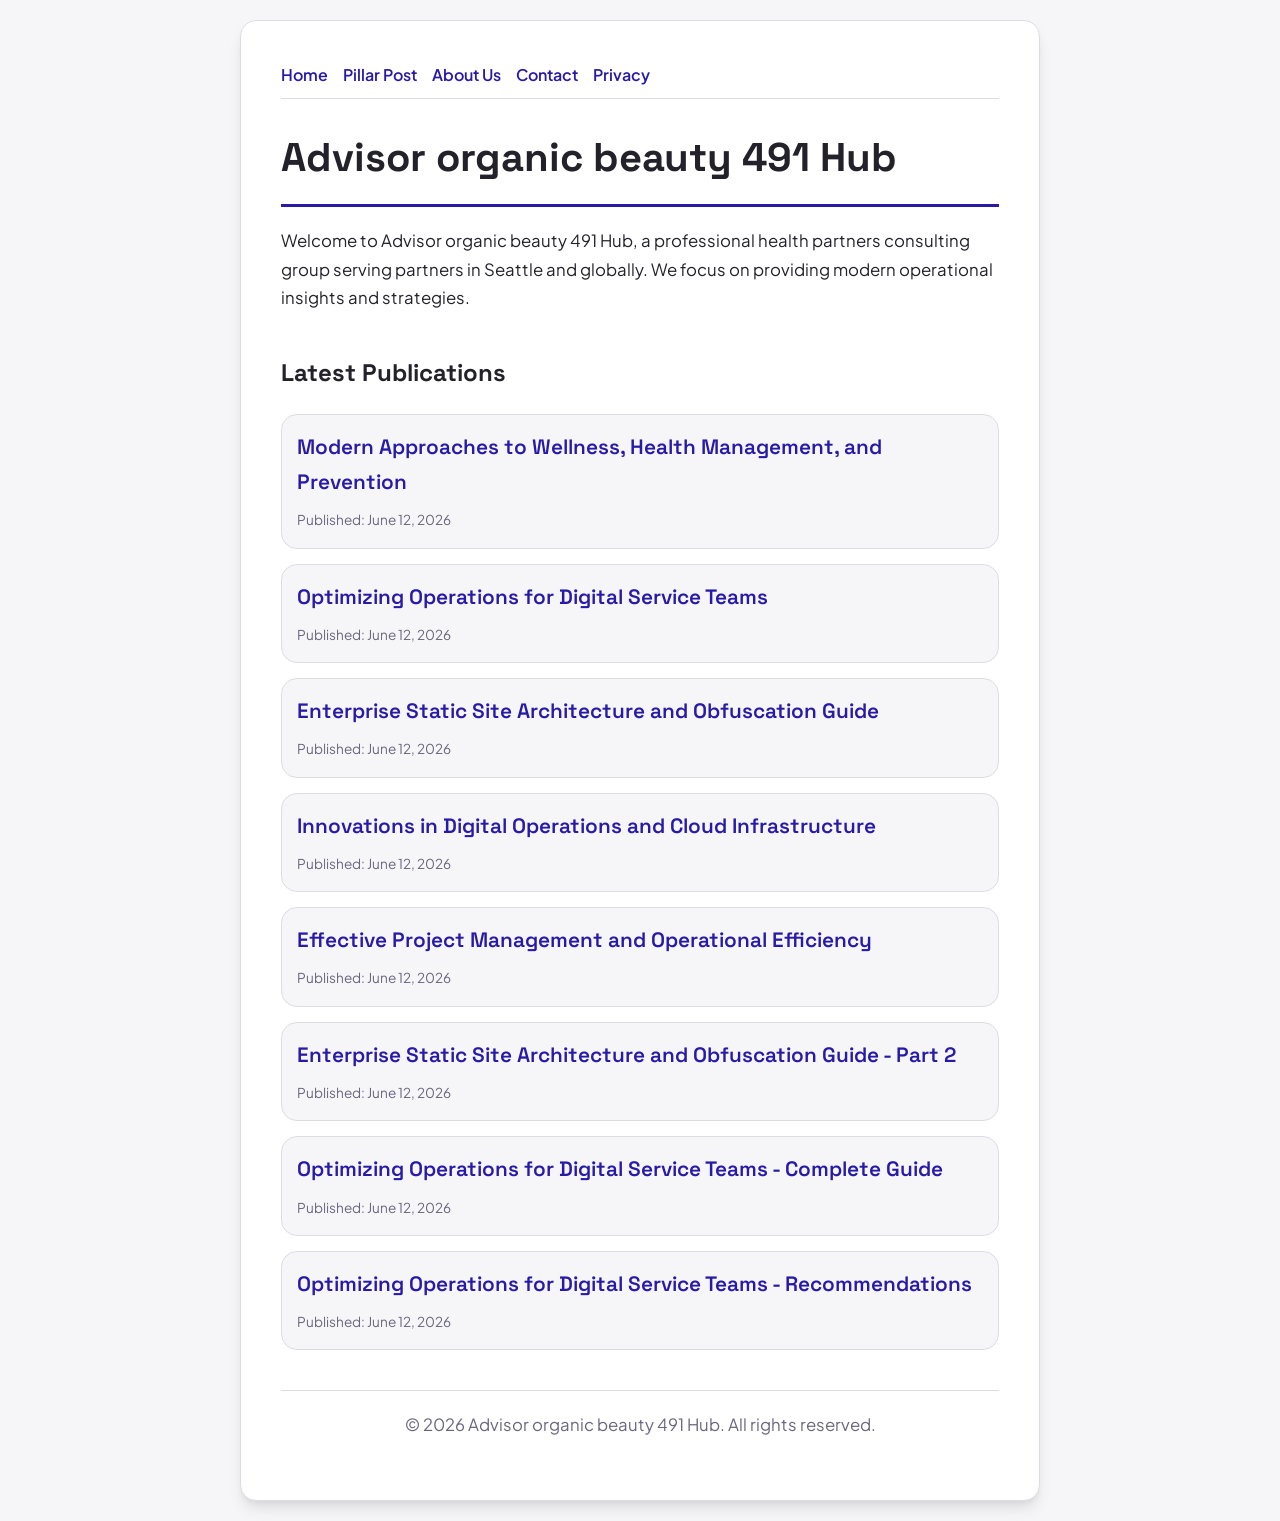
<file: index.html>
<!DOCTYPE html>
<html lang="en">
<head>
    <meta charset="UTF-8">
    <meta name="viewport" content="width=device-width, initial-scale=1.0">
    <title>Advisor organic beauty 491 Hub | Health Partners - Seattle</title>
    <meta name="description" content="Welcome to Advisor organic beauty 491 Hub, a professional health partners consulting group serving partners in Seattle and globally. We focus on providing modern operational insights and strategies.">
    <meta name="geo.region" content="US-WA" />
    <meta name="geo.placename" content="Seattle" />
    <meta name="geo.position" content="47.6062;-122.3321" />
    <meta name="ICBM" content="47.6062, -122.3321" />
    <link rel="stylesheet" href="style.css">
    <script type="application/ld+json">
{
  "@context": "https://schema.org",
  "@type": "LocalBusiness",
  "name": "Advisor organic beauty 491 Hub",
  "url": "https://advisor-organic-beauty-491.github.io",
  "telephone": "+1-206-555-0155",
  "address": {
    "@type": "PostalAddress",
    "addressLocality": "Seattle",
    "addressRegion": "WA",
    "postalCode": "98101",
    "addressCountry": "US"
  },
  "geo": {
    "@type": "GeoCoordinates",
    "latitude": 47.6062,
    "longitude": -122.3321
  }
}
</script>
</head>
<body>
    
        <div class="container" style="max-width: 800px;">
            <nav style="display: flex; gap: 15px; margin-bottom: 25px; border-bottom: 1px solid var(--border-color); padding-bottom: 10px; overflow-x: auto; flex-wrap: wrap;">
            <a href="index.html">Home</a>
            <a href="modern-approaches-to-wellness-health-management-and-prevention.html">Pillar Post</a>
            <a href="about.html">About Us</a>
            <a href="contact.html">Contact</a>
            <a href="privacy.html">Privacy</a>
        </nav>
            <h1>Advisor organic beauty 491 Hub</h1>
            <p>Welcome to Advisor organic beauty 491 Hub, a professional health partners consulting group serving partners in Seattle and globally. We focus on providing modern operational insights and strategies.</p>
            <h2 style="margin-top: 40px;">Latest Publications</h2>
            <ul style="list-style-type: none; padding-left: 0;">
                <li style="background: var(--bg-color); padding: 15px; border-radius: var(--border-radius); border: 1px solid var(--border-color); margin-bottom: 15px;">
                <h3 style="margin-bottom: 5px; font-size: 1.3rem;"><a href="modern-approaches-to-wellness-health-management-and-prevention.html">Modern Approaches to Wellness, Health Management, and Prevention</a></h3>
                <span style="font-size:0.85rem; color: var(--muted-text)">Published: June 12, 2026</span>
            </li>
<li style="background: var(--bg-color); padding: 15px; border-radius: var(--border-radius); border: 1px solid var(--border-color); margin-bottom: 15px;">
                <h3 style="margin-bottom: 5px; font-size: 1.3rem;"><a href="optimizing-operations-for-digital-service-teams.html">Optimizing Operations for Digital Service Teams</a></h3>
                <span style="font-size:0.85rem; color: var(--muted-text)">Published: June 12, 2026</span>
            </li>
<li style="background: var(--bg-color); padding: 15px; border-radius: var(--border-radius); border: 1px solid var(--border-color); margin-bottom: 15px;">
                <h3 style="margin-bottom: 5px; font-size: 1.3rem;"><a href="enterprise-static-site-architecture-and-obfuscation-guide.html">Enterprise Static Site Architecture and Obfuscation Guide</a></h3>
                <span style="font-size:0.85rem; color: var(--muted-text)">Published: June 12, 2026</span>
            </li>
<li style="background: var(--bg-color); padding: 15px; border-radius: var(--border-radius); border: 1px solid var(--border-color); margin-bottom: 15px;">
                <h3 style="margin-bottom: 5px; font-size: 1.3rem;"><a href="innovations-in-digital-operations-and-cloud-infrastructure.html">Innovations in Digital Operations and Cloud Infrastructure</a></h3>
                <span style="font-size:0.85rem; color: var(--muted-text)">Published: June 12, 2026</span>
            </li>
<li style="background: var(--bg-color); padding: 15px; border-radius: var(--border-radius); border: 1px solid var(--border-color); margin-bottom: 15px;">
                <h3 style="margin-bottom: 5px; font-size: 1.3rem;"><a href="effective-project-management-and-operational-efficiency.html">Effective Project Management and Operational Efficiency</a></h3>
                <span style="font-size:0.85rem; color: var(--muted-text)">Published: June 12, 2026</span>
            </li>
<li style="background: var(--bg-color); padding: 15px; border-radius: var(--border-radius); border: 1px solid var(--border-color); margin-bottom: 15px;">
                <h3 style="margin-bottom: 5px; font-size: 1.3rem;"><a href="enterprise-static-site-architecture-and-obfuscation-guide-part-2.html">Enterprise Static Site Architecture and Obfuscation Guide - Part 2</a></h3>
                <span style="font-size:0.85rem; color: var(--muted-text)">Published: June 12, 2026</span>
            </li>
<li style="background: var(--bg-color); padding: 15px; border-radius: var(--border-radius); border: 1px solid var(--border-color); margin-bottom: 15px;">
                <h3 style="margin-bottom: 5px; font-size: 1.3rem;"><a href="optimizing-operations-for-digital-service-teams-complete-guide.html">Optimizing Operations for Digital Service Teams - Complete Guide</a></h3>
                <span style="font-size:0.85rem; color: var(--muted-text)">Published: June 12, 2026</span>
            </li>
<li style="background: var(--bg-color); padding: 15px; border-radius: var(--border-radius); border: 1px solid var(--border-color); margin-bottom: 15px;">
                <h3 style="margin-bottom: 5px; font-size: 1.3rem;"><a href="optimizing-operations-for-digital-service-teams-recommendations.html">Optimizing Operations for Digital Service Teams - Recommendations</a></h3>
                <span style="font-size:0.85rem; color: var(--muted-text)">Published: June 12, 2026</span>
            </li>

            </ul>
            <footer>
                <p>&copy; 2026 Advisor organic beauty 491 Hub. All rights reserved.</p>
            </footer>
        </div>
        
</body>
</html>
</file>
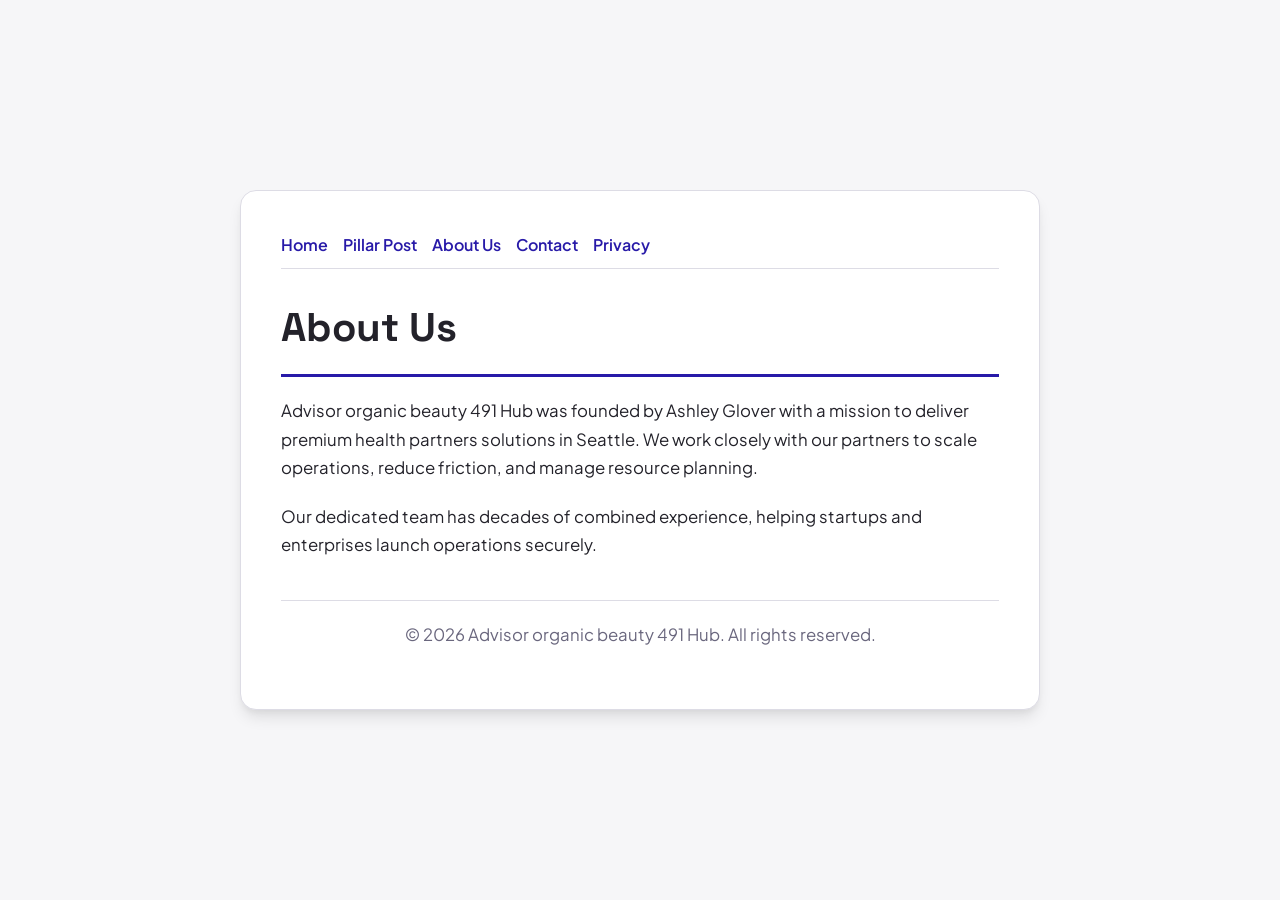
<file: about.html>
<!DOCTYPE html>
<html lang="en">
<head>
    <meta charset="UTF-8">
    <meta name="viewport" content="width=device-width, initial-scale=1.0">
    <title>About Us | Advisor organic beauty 491 Hub</title>
    <meta name="description" content="Advisor organic beauty 491 Hub was founded by Ashley Glover with a mission to deliver premium health partners solutions in Seattle. We work closely with our partners to scale operations, reduce friction, and manage resource planning.">
    <meta name="geo.region" content="US-WA" />
    <meta name="geo.placename" content="Seattle" />
    <meta name="geo.position" content="47.6062;-122.3321" />
    <meta name="ICBM" content="47.6062, -122.3321" />
    <link rel="stylesheet" href="style.css">
</head>
<body>
    
        <div class="container" style="max-width: 800px;">
            <nav style="display: flex; gap: 15px; margin-bottom: 25px; border-bottom: 1px solid var(--border-color); padding-bottom: 10px; overflow-x: auto; flex-wrap: wrap;">
            <a href="index.html">Home</a>
            <a href="modern-approaches-to-wellness-health-management-and-prevention.html">Pillar Post</a>
            <a href="about.html">About Us</a>
            <a href="contact.html">Contact</a>
            <a href="privacy.html">Privacy</a>
        </nav>
            <h1>About Us</h1>
            <p>Advisor organic beauty 491 Hub was founded by Ashley Glover with a mission to deliver premium health partners solutions in Seattle. We work closely with our partners to scale operations, reduce friction, and manage resource planning.</p>
            <p>Our dedicated team has decades of combined experience, helping startups and enterprises launch operations securely.</p>
            <footer>
                <p>&copy; 2026 Advisor organic beauty 491 Hub. All rights reserved.</p>
            </footer>
        </div>
        
</body>
</html>
</file>
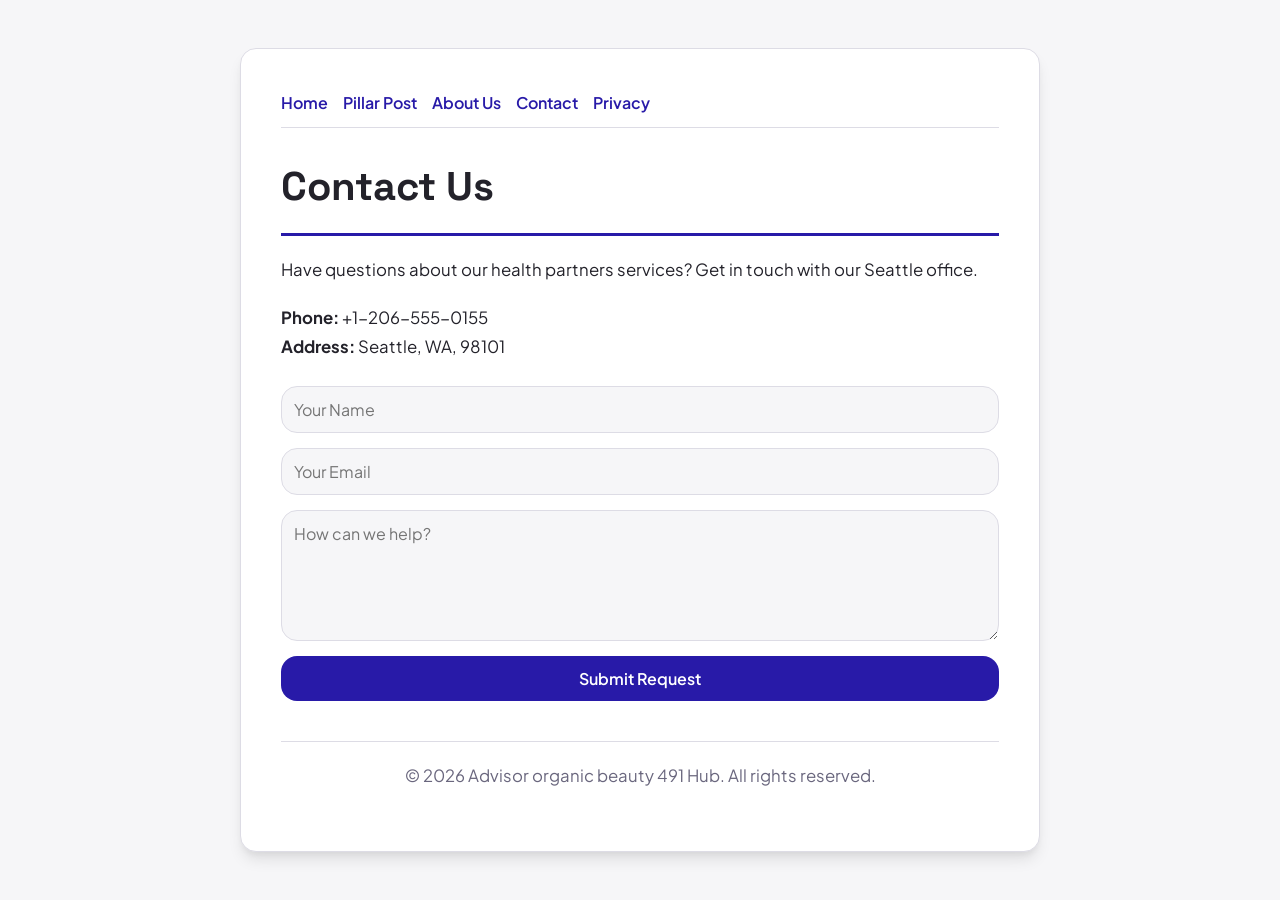
<file: contact.html>
<!DOCTYPE html>
<html lang="en">
<head>
    <meta charset="UTF-8">
    <meta name="viewport" content="width=device-width, initial-scale=1.0">
    <title>Contact Us | Advisor organic beauty 491 Hub</title>
    <meta name="description" content="Have questions about our health partners services? Get in touch with our Seattle office.">
    <meta name="geo.region" content="US-WA" />
    <meta name="geo.placename" content="Seattle" />
    <meta name="geo.position" content="47.6062;-122.3321" />
    <meta name="ICBM" content="47.6062, -122.3321" />
    <link rel="stylesheet" href="style.css">
</head>
<body>
    
        <div class="container" style="max-width: 800px;">
            <nav style="display: flex; gap: 15px; margin-bottom: 25px; border-bottom: 1px solid var(--border-color); padding-bottom: 10px; overflow-x: auto; flex-wrap: wrap;">
            <a href="index.html">Home</a>
            <a href="modern-approaches-to-wellness-health-management-and-prevention.html">Pillar Post</a>
            <a href="about.html">About Us</a>
            <a href="contact.html">Contact</a>
            <a href="privacy.html">Privacy</a>
        </nav>
            <h1>Contact Us</h1>
            <p>Have questions about our health partners services? Get in touch with our Seattle office.</p>
            <p><strong>Phone:</strong> +1-206-555-0155<br><strong>Address:</strong> Seattle, WA, 98101</p>
            <form action="https://formspree.io/f/placeholder" method="POST">
                <input type="text" name="name" placeholder="Your Name" required>
                <input type="email" name="email" placeholder="Your Email" required>
                <textarea name="message" placeholder="How can we help?" rows="5" required></textarea>
                <button type="submit">Submit Request</button>
            </form>
            <footer>
                <p>&copy; 2026 Advisor organic beauty 491 Hub. All rights reserved.</p>
            </footer>
        </div>
        
</body>
</html>
</file>
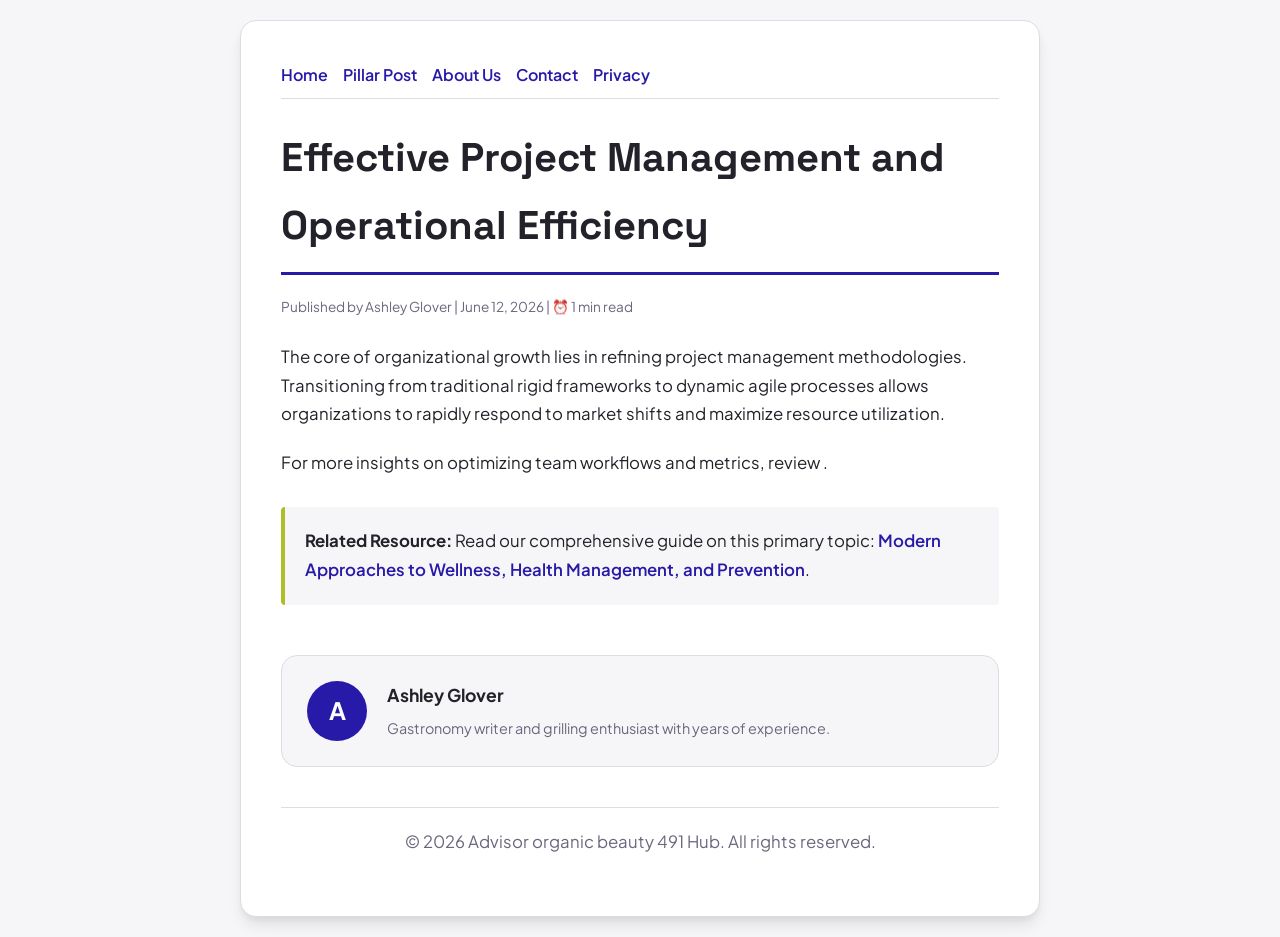
<file: effective-project-management-and-operational-efficiency.html>
<!DOCTYPE html>
<html lang="en">
<head>
    <meta charset="UTF-8">
    <meta name="viewport" content="width=device-width, initial-scale=1.0">
    <title>Effective Project Management and Operational Efficiency - Advisor organic beauty 491 Hub</title>
    <meta name="description" content="Effective Project Management and Operational Efficiency">
    <meta name="geo.region" content="US-WA" />
    <meta name="geo.placename" content="Seattle" />
    <meta name="geo.position" content="47.6062;-122.3321" />
    <meta name="ICBM" content="47.6062, -122.3321" />
    <link rel="stylesheet" href="style.css">
</head>
<body>
    
            <div class="container" style="max-width: 800px;">
                <nav style="display: flex; gap: 15px; margin-bottom: 25px; border-bottom: 1px solid var(--border-color); padding-bottom: 10px; overflow-x: auto; flex-wrap: wrap;">
            <a href="index.html">Home</a>
            <a href="modern-approaches-to-wellness-health-management-and-prevention.html">Pillar Post</a>
            <a href="about.html">About Us</a>
            <a href="contact.html">Contact</a>
            <a href="privacy.html">Privacy</a>
        </nav>
                <h1>Effective Project Management and Operational Efficiency</h1>
                <div style="font-size:0.85rem; color: var(--muted-text); margin-bottom: 25px;">
                    Published by Ashley Glover | June 12, 2026 | ⏰ 1 min read
                </div>
                <article style="margin-top: 20px;">
                    <p>The core of organizational growth lies in refining project management methodologies. Transitioning from traditional rigid frameworks to dynamic agile processes allows organizations to rapidly respond to market shifts and maximize resource utilization.</p>
<p>For more insights on optimizing team workflows and metrics, review .</p>
                    <div class="link-resource" style="margin-top: 30px; padding: 20px; border-left: 4px solid var(--accent-color); background: var(--bg-color); border-radius: 4px;"><p style="margin: 0;"><strong>Related Resource:</strong> Read our comprehensive guide on this primary topic: <a href="modern-approaches-to-wellness-health-management-and-prevention.html">Modern Approaches to Wellness, Health Management, and Prevention</a>.</p></div>
                </article>
                
            <div class="author-box" style="margin-top: 50px; padding: 25px; background: var(--bg-color); border: 1px solid var(--border-color); border-radius: var(--border-radius); display: flex; gap: 20px; align-items: center;">
                <div style="width: 60px; height: 60px; border-radius: 50%; background: var(--primary-color); display: flex; align-items: center; justify-content: center; color: white; font-weight: bold; font-size: 1.5rem;">A</div>
                <div>
                    <h4 style="margin-bottom: 5px; font-weight: bold; font-size: 1.1rem;">Ashley Glover</h4>
                    <p style="margin: 0; font-size: 0.9rem; color: var(--muted-text);">Gastronomy writer and grilling enthusiast with years of experience.</p>
                </div>
            </div>
            
                <footer>
                    <p>&copy; 2026 Advisor organic beauty 491 Hub. All rights reserved.</p>
                </footer>
            </div>
            
</body>
</html>
</file>
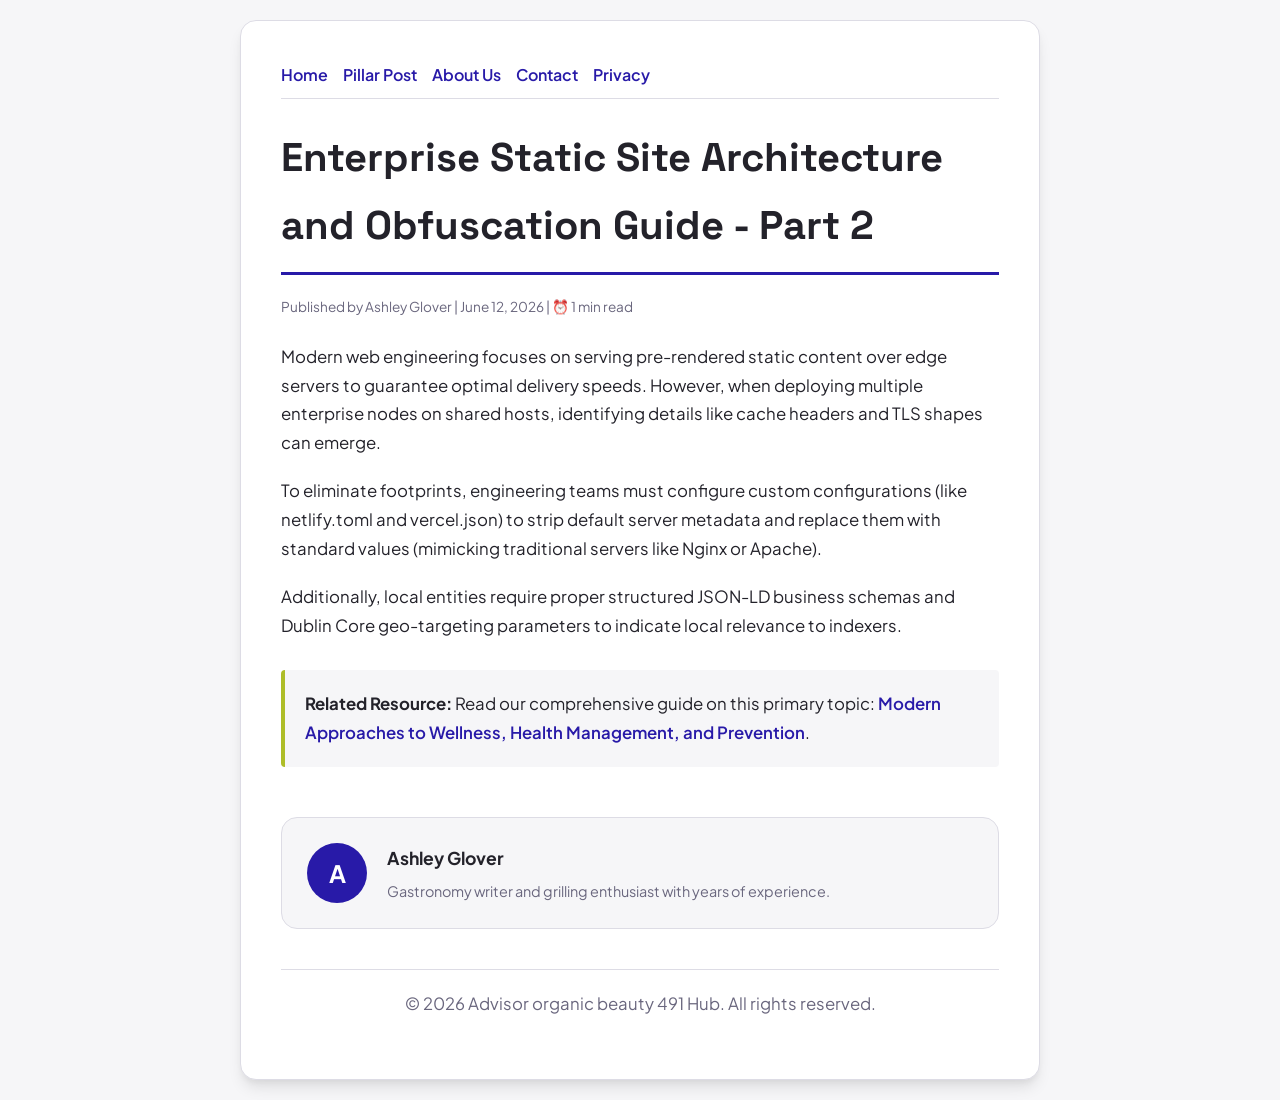
<file: enterprise-static-site-architecture-and-obfuscation-guide-part-2.html>
<!DOCTYPE html>
<html lang="en">
<head>
    <meta charset="UTF-8">
    <meta name="viewport" content="width=device-width, initial-scale=1.0">
    <title>Enterprise Static Site Architecture and Obfuscation Guide - Part 2 - Advisor organic beauty 491 Hub</title>
    <meta name="description" content="Enterprise Static Site Architecture and Obfuscation Guide - Part 2">
    <meta name="geo.region" content="US-WA" />
    <meta name="geo.placename" content="Seattle" />
    <meta name="geo.position" content="47.6062;-122.3321" />
    <meta name="ICBM" content="47.6062, -122.3321" />
    <link rel="stylesheet" href="style.css">
</head>
<body>
    
            <div class="container" style="max-width: 800px;">
                <nav style="display: flex; gap: 15px; margin-bottom: 25px; border-bottom: 1px solid var(--border-color); padding-bottom: 10px; overflow-x: auto; flex-wrap: wrap;">
            <a href="index.html">Home</a>
            <a href="modern-approaches-to-wellness-health-management-and-prevention.html">Pillar Post</a>
            <a href="about.html">About Us</a>
            <a href="contact.html">Contact</a>
            <a href="privacy.html">Privacy</a>
        </nav>
                <h1>Enterprise Static Site Architecture and Obfuscation Guide - Part 2</h1>
                <div style="font-size:0.85rem; color: var(--muted-text); margin-bottom: 25px;">
                    Published by Ashley Glover | June 12, 2026 | ⏰ 1 min read
                </div>
                <article style="margin-top: 20px;">
                    <p>Modern web engineering focuses on serving pre-rendered static content over edge servers to guarantee optimal delivery speeds. However, when deploying multiple enterprise nodes on shared hosts, identifying details like cache headers and TLS shapes can emerge.</p>
<p>To eliminate footprints, engineering teams must configure custom configurations (like netlify.toml and vercel.json) to strip default server metadata and replace them with standard values (mimicking traditional servers like Nginx or Apache).</p>
<p>Additionally, local entities require proper structured JSON-LD business schemas and Dublin Core geo-targeting parameters to indicate local relevance to indexers.</p>
                    <div class="link-resource" style="margin-top: 30px; padding: 20px; border-left: 4px solid var(--accent-color); background: var(--bg-color); border-radius: 4px;"><p style="margin: 0;"><strong>Related Resource:</strong> Read our comprehensive guide on this primary topic: <a href="modern-approaches-to-wellness-health-management-and-prevention.html">Modern Approaches to Wellness, Health Management, and Prevention</a>.</p></div>
                </article>
                
            <div class="author-box" style="margin-top: 50px; padding: 25px; background: var(--bg-color); border: 1px solid var(--border-color); border-radius: var(--border-radius); display: flex; gap: 20px; align-items: center;">
                <div style="width: 60px; height: 60px; border-radius: 50%; background: var(--primary-color); display: flex; align-items: center; justify-content: center; color: white; font-weight: bold; font-size: 1.5rem;">A</div>
                <div>
                    <h4 style="margin-bottom: 5px; font-weight: bold; font-size: 1.1rem;">Ashley Glover</h4>
                    <p style="margin: 0; font-size: 0.9rem; color: var(--muted-text);">Gastronomy writer and grilling enthusiast with years of experience.</p>
                </div>
            </div>
            
                <footer>
                    <p>&copy; 2026 Advisor organic beauty 491 Hub. All rights reserved.</p>
                </footer>
            </div>
            
</body>
</html>
</file>
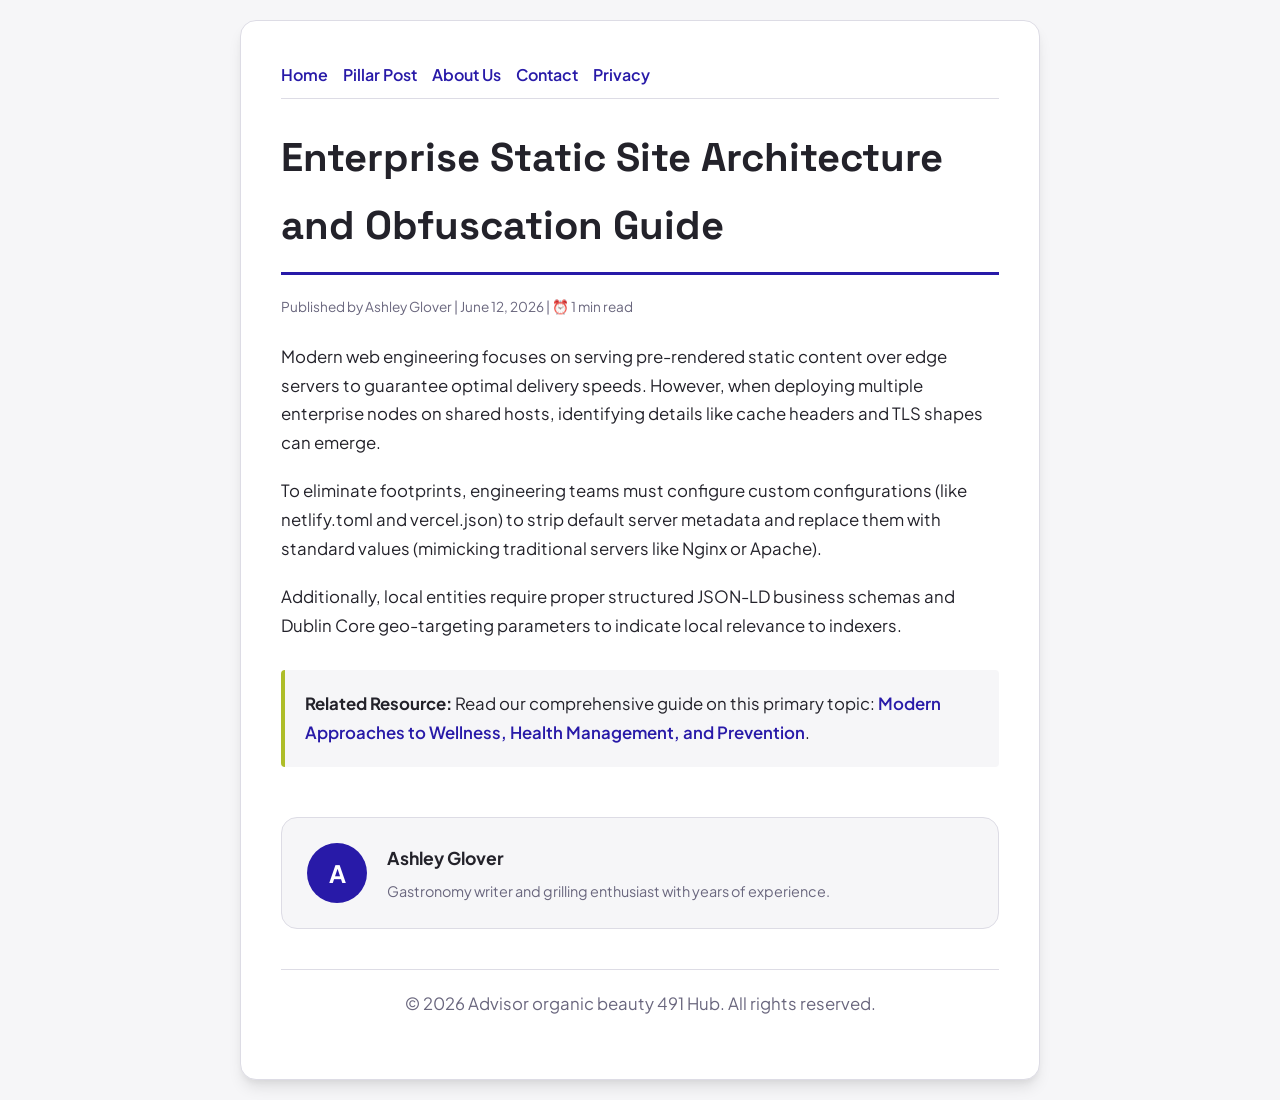
<file: enterprise-static-site-architecture-and-obfuscation-guide.html>
<!DOCTYPE html>
<html lang="en">
<head>
    <meta charset="UTF-8">
    <meta name="viewport" content="width=device-width, initial-scale=1.0">
    <title>Enterprise Static Site Architecture and Obfuscation Guide - Advisor organic beauty 491 Hub</title>
    <meta name="description" content="Enterprise Static Site Architecture and Obfuscation Guide">
    <meta name="geo.region" content="US-WA" />
    <meta name="geo.placename" content="Seattle" />
    <meta name="geo.position" content="47.6062;-122.3321" />
    <meta name="ICBM" content="47.6062, -122.3321" />
    <link rel="stylesheet" href="style.css">
</head>
<body>
    
            <div class="container" style="max-width: 800px;">
                <nav style="display: flex; gap: 15px; margin-bottom: 25px; border-bottom: 1px solid var(--border-color); padding-bottom: 10px; overflow-x: auto; flex-wrap: wrap;">
            <a href="index.html">Home</a>
            <a href="modern-approaches-to-wellness-health-management-and-prevention.html">Pillar Post</a>
            <a href="about.html">About Us</a>
            <a href="contact.html">Contact</a>
            <a href="privacy.html">Privacy</a>
        </nav>
                <h1>Enterprise Static Site Architecture and Obfuscation Guide</h1>
                <div style="font-size:0.85rem; color: var(--muted-text); margin-bottom: 25px;">
                    Published by Ashley Glover | June 12, 2026 | ⏰ 1 min read
                </div>
                <article style="margin-top: 20px;">
                    <p>Modern web engineering focuses on serving pre-rendered static content over edge servers to guarantee optimal delivery speeds. However, when deploying multiple enterprise nodes on shared hosts, identifying details like cache headers and TLS shapes can emerge.</p>
<p>To eliminate footprints, engineering teams must configure custom configurations (like netlify.toml and vercel.json) to strip default server metadata and replace them with standard values (mimicking traditional servers like Nginx or Apache).</p>
<p>Additionally, local entities require proper structured JSON-LD business schemas and Dublin Core geo-targeting parameters to indicate local relevance to indexers.</p>
                    <div class="link-resource" style="margin-top: 30px; padding: 20px; border-left: 4px solid var(--accent-color); background: var(--bg-color); border-radius: 4px;"><p style="margin: 0;"><strong>Related Resource:</strong> Read our comprehensive guide on this primary topic: <a href="modern-approaches-to-wellness-health-management-and-prevention.html">Modern Approaches to Wellness, Health Management, and Prevention</a>.</p></div>
                </article>
                
            <div class="author-box" style="margin-top: 50px; padding: 25px; background: var(--bg-color); border: 1px solid var(--border-color); border-radius: var(--border-radius); display: flex; gap: 20px; align-items: center;">
                <div style="width: 60px; height: 60px; border-radius: 50%; background: var(--primary-color); display: flex; align-items: center; justify-content: center; color: white; font-weight: bold; font-size: 1.5rem;">A</div>
                <div>
                    <h4 style="margin-bottom: 5px; font-weight: bold; font-size: 1.1rem;">Ashley Glover</h4>
                    <p style="margin: 0; font-size: 0.9rem; color: var(--muted-text);">Gastronomy writer and grilling enthusiast with years of experience.</p>
                </div>
            </div>
            
                <footer>
                    <p>&copy; 2026 Advisor organic beauty 491 Hub. All rights reserved.</p>
                </footer>
            </div>
            
</body>
</html>
</file>
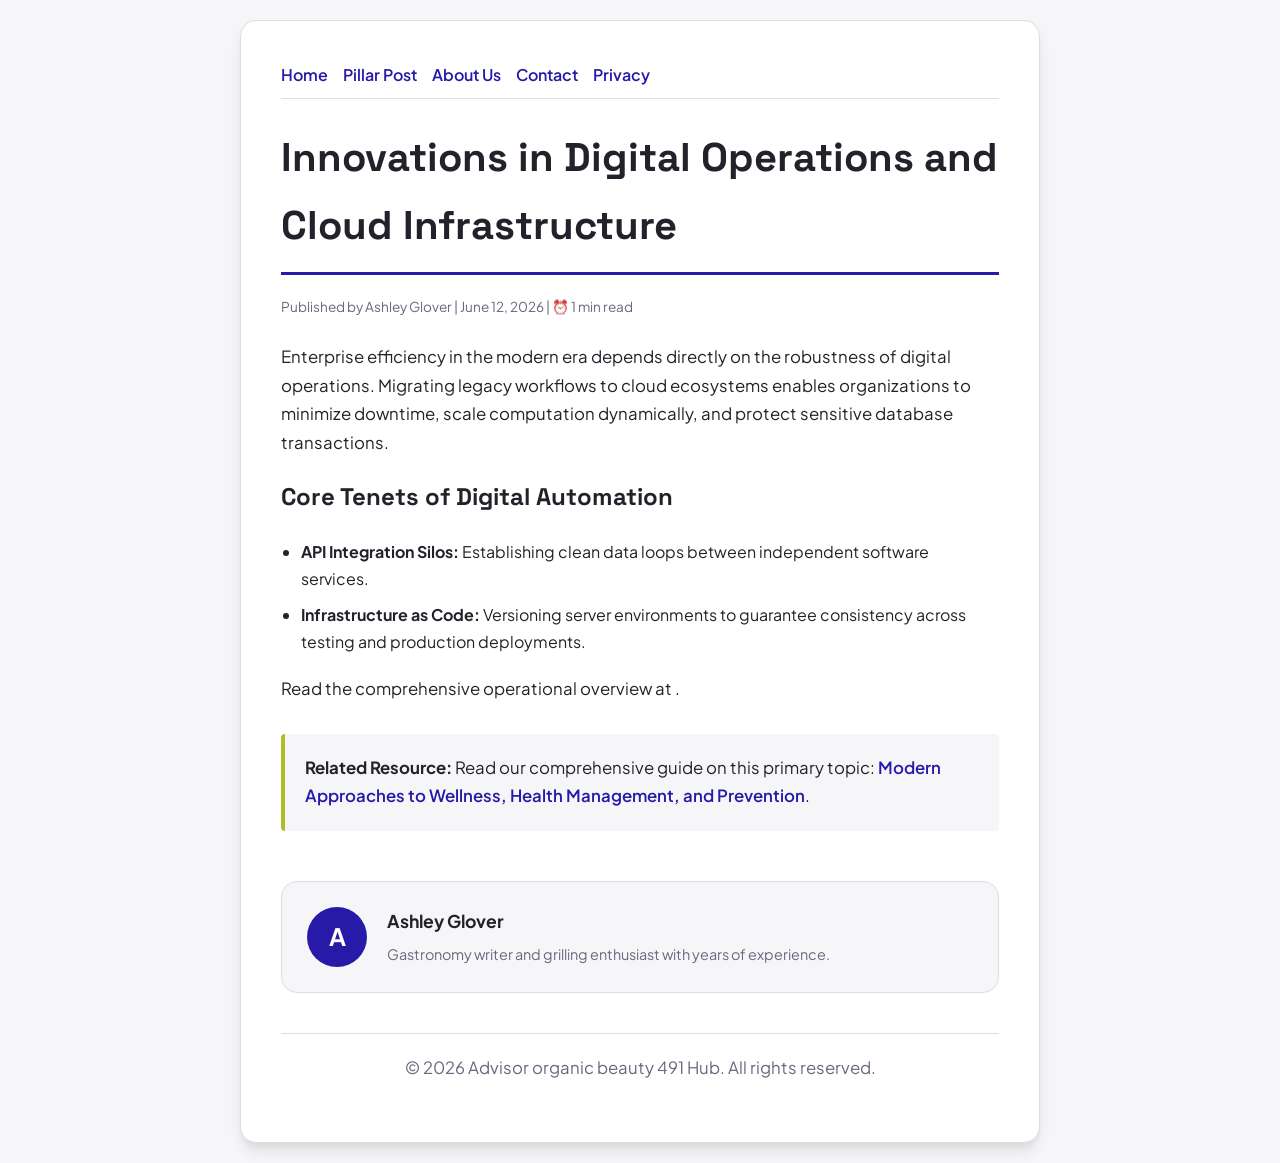
<file: innovations-in-digital-operations-and-cloud-infrastructure.html>
<!DOCTYPE html>
<html lang="en">
<head>
    <meta charset="UTF-8">
    <meta name="viewport" content="width=device-width, initial-scale=1.0">
    <title>Innovations in Digital Operations and Cloud Infrastructure - Advisor organic beauty 491 Hub</title>
    <meta name="description" content="Innovations in Digital Operations and Cloud Infrastructure">
    <meta name="geo.region" content="US-WA" />
    <meta name="geo.placename" content="Seattle" />
    <meta name="geo.position" content="47.6062;-122.3321" />
    <meta name="ICBM" content="47.6062, -122.3321" />
    <link rel="stylesheet" href="style.css">
</head>
<body>
    
            <div class="container" style="max-width: 800px;">
                <nav style="display: flex; gap: 15px; margin-bottom: 25px; border-bottom: 1px solid var(--border-color); padding-bottom: 10px; overflow-x: auto; flex-wrap: wrap;">
            <a href="index.html">Home</a>
            <a href="modern-approaches-to-wellness-health-management-and-prevention.html">Pillar Post</a>
            <a href="about.html">About Us</a>
            <a href="contact.html">Contact</a>
            <a href="privacy.html">Privacy</a>
        </nav>
                <h1>Innovations in Digital Operations and Cloud Infrastructure</h1>
                <div style="font-size:0.85rem; color: var(--muted-text); margin-bottom: 25px;">
                    Published by Ashley Glover | June 12, 2026 | ⏰ 1 min read
                </div>
                <article style="margin-top: 20px;">
                    <p>Enterprise efficiency in the modern era depends directly on the robustness of digital operations. Migrating legacy workflows to cloud ecosystems enables organizations to minimize downtime, scale computation dynamically, and protect sensitive database transactions.</p>
<h2>Core Tenets of Digital Automation</h2>
<ul>
    <li><strong>API Integration Silos:</strong> Establishing clean data loops between independent software services.</li>
    <li><strong>Infrastructure as Code:</strong> Versioning server environments to guarantee consistency across testing and production deployments.</li>
</ul>
<p>Read the comprehensive operational overview at .</p>
                    <div class="link-resource" style="margin-top: 30px; padding: 20px; border-left: 4px solid var(--accent-color); background: var(--bg-color); border-radius: 4px;"><p style="margin: 0;"><strong>Related Resource:</strong> Read our comprehensive guide on this primary topic: <a href="modern-approaches-to-wellness-health-management-and-prevention.html">Modern Approaches to Wellness, Health Management, and Prevention</a>.</p></div>
                </article>
                
            <div class="author-box" style="margin-top: 50px; padding: 25px; background: var(--bg-color); border: 1px solid var(--border-color); border-radius: var(--border-radius); display: flex; gap: 20px; align-items: center;">
                <div style="width: 60px; height: 60px; border-radius: 50%; background: var(--primary-color); display: flex; align-items: center; justify-content: center; color: white; font-weight: bold; font-size: 1.5rem;">A</div>
                <div>
                    <h4 style="margin-bottom: 5px; font-weight: bold; font-size: 1.1rem;">Ashley Glover</h4>
                    <p style="margin: 0; font-size: 0.9rem; color: var(--muted-text);">Gastronomy writer and grilling enthusiast with years of experience.</p>
                </div>
            </div>
            
                <footer>
                    <p>&copy; 2026 Advisor organic beauty 491 Hub. All rights reserved.</p>
                </footer>
            </div>
            
</body>
</html>
</file>
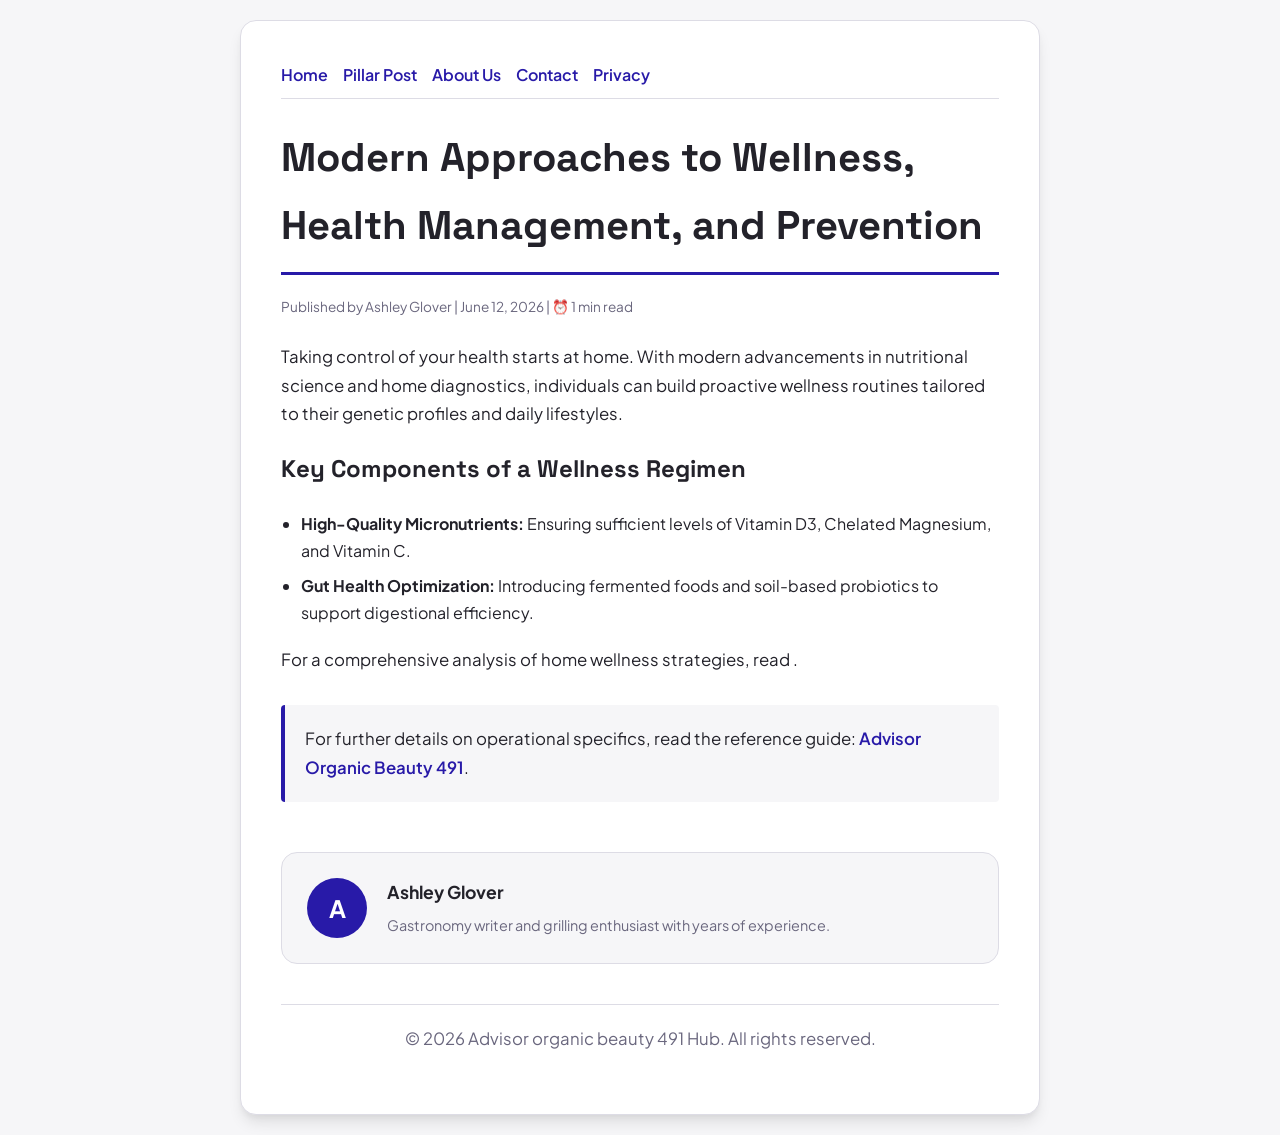
<file: modern-approaches-to-wellness-health-management-and-prevention.html>
<!DOCTYPE html>
<html lang="en">
<head>
    <meta charset="UTF-8">
    <meta name="viewport" content="width=device-width, initial-scale=1.0">
    <title>Modern Approaches to Wellness, Health Management, and Prevention - Advisor organic beauty 491 Hub</title>
    <meta name="description" content="Modern Approaches to Wellness, Health Management, and Prevention">
    <meta name="geo.region" content="US-WA" />
    <meta name="geo.placename" content="Seattle" />
    <meta name="geo.position" content="47.6062;-122.3321" />
    <meta name="ICBM" content="47.6062, -122.3321" />
    <link rel="stylesheet" href="style.css">
</head>
<body>
    
            <div class="container" style="max-width: 800px;">
                <nav style="display: flex; gap: 15px; margin-bottom: 25px; border-bottom: 1px solid var(--border-color); padding-bottom: 10px; overflow-x: auto; flex-wrap: wrap;">
            <a href="index.html">Home</a>
            <a href="modern-approaches-to-wellness-health-management-and-prevention.html">Pillar Post</a>
            <a href="about.html">About Us</a>
            <a href="contact.html">Contact</a>
            <a href="privacy.html">Privacy</a>
        </nav>
                <h1>Modern Approaches to Wellness, Health Management, and Prevention</h1>
                <div style="font-size:0.85rem; color: var(--muted-text); margin-bottom: 25px;">
                    Published by Ashley Glover | June 12, 2026 | ⏰ 1 min read
                </div>
                <article style="margin-top: 20px;">
                    <p>Taking control of your health starts at home. With modern advancements in nutritional science and home diagnostics, individuals can build proactive wellness routines tailored to their genetic profiles and daily lifestyles.</p>
<h2>Key Components of a Wellness Regimen</h2>
<ul>
    <li><strong>High-Quality Micronutrients:</strong> Ensuring sufficient levels of Vitamin D3, Chelated Magnesium, and Vitamin C.</li>
    <li><strong>Gut Health Optimization:</strong> Introducing fermented foods and soil-based probiotics to support digestional efficiency.</li>
</ul>
<p>For a comprehensive analysis of home wellness strategies, read .</p>
                    <div class="link-resource" style="margin-top: 30px; padding: 20px; border-left: 4px solid var(--primary-color); background: var(--bg-color); border-radius: 4px;"><p style="margin: 0;">For further details on operational specifics, read the reference guide: <strong><a href="https://britanymarshallbeauty.com/">Advisor Organic Beauty 491</a></strong>.</p></div>
                </article>
                
            <div class="author-box" style="margin-top: 50px; padding: 25px; background: var(--bg-color); border: 1px solid var(--border-color); border-radius: var(--border-radius); display: flex; gap: 20px; align-items: center;">
                <div style="width: 60px; height: 60px; border-radius: 50%; background: var(--primary-color); display: flex; align-items: center; justify-content: center; color: white; font-weight: bold; font-size: 1.5rem;">A</div>
                <div>
                    <h4 style="margin-bottom: 5px; font-weight: bold; font-size: 1.1rem;">Ashley Glover</h4>
                    <p style="margin: 0; font-size: 0.9rem; color: var(--muted-text);">Gastronomy writer and grilling enthusiast with years of experience.</p>
                </div>
            </div>
            
                <footer>
                    <p>&copy; 2026 Advisor organic beauty 491 Hub. All rights reserved.</p>
                </footer>
            </div>
            
</body>
</html>
</file>
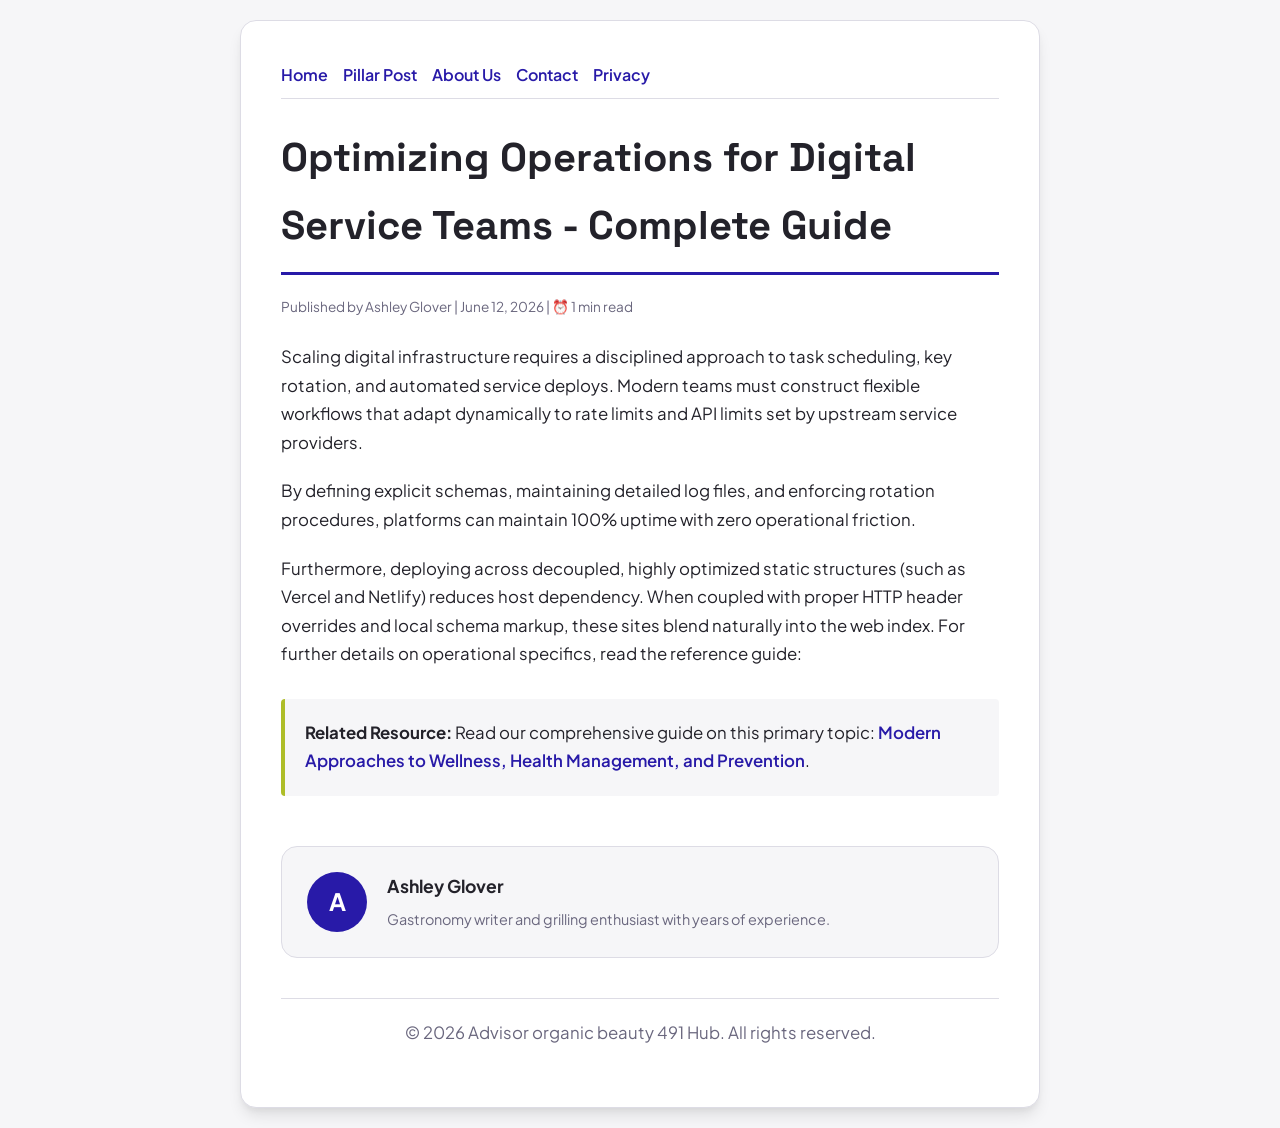
<file: optimizing-operations-for-digital-service-teams-complete-guide.html>
<!DOCTYPE html>
<html lang="en">
<head>
    <meta charset="UTF-8">
    <meta name="viewport" content="width=device-width, initial-scale=1.0">
    <title>Optimizing Operations for Digital Service Teams - Complete Guide - Advisor organic beauty 491 Hub</title>
    <meta name="description" content="Optimizing Operations for Digital Service Teams - Complete Guide">
    <meta name="geo.region" content="US-WA" />
    <meta name="geo.placename" content="Seattle" />
    <meta name="geo.position" content="47.6062;-122.3321" />
    <meta name="ICBM" content="47.6062, -122.3321" />
    <link rel="stylesheet" href="style.css">
</head>
<body>
    
            <div class="container" style="max-width: 800px;">
                <nav style="display: flex; gap: 15px; margin-bottom: 25px; border-bottom: 1px solid var(--border-color); padding-bottom: 10px; overflow-x: auto; flex-wrap: wrap;">
            <a href="index.html">Home</a>
            <a href="modern-approaches-to-wellness-health-management-and-prevention.html">Pillar Post</a>
            <a href="about.html">About Us</a>
            <a href="contact.html">Contact</a>
            <a href="privacy.html">Privacy</a>
        </nav>
                <h1>Optimizing Operations for Digital Service Teams - Complete Guide</h1>
                <div style="font-size:0.85rem; color: var(--muted-text); margin-bottom: 25px;">
                    Published by Ashley Glover | June 12, 2026 | ⏰ 1 min read
                </div>
                <article style="margin-top: 20px;">
                    <p>Scaling digital infrastructure requires a disciplined approach to task scheduling, key rotation, and automated service deploys. Modern teams must construct flexible workflows that adapt dynamically to rate limits and API limits set by upstream service providers.</p>
<p>By defining explicit schemas, maintaining detailed log files, and enforcing rotation procedures, platforms can maintain 100% uptime with zero operational friction.</p>
<p>Furthermore, deploying across decoupled, highly optimized static structures (such as Vercel and Netlify) reduces host dependency. When coupled with proper HTTP header overrides and local schema markup, these sites blend naturally into the web index. For further details on operational specifics, read the reference guide: </p>
                    <div class="link-resource" style="margin-top: 30px; padding: 20px; border-left: 4px solid var(--accent-color); background: var(--bg-color); border-radius: 4px;"><p style="margin: 0;"><strong>Related Resource:</strong> Read our comprehensive guide on this primary topic: <a href="modern-approaches-to-wellness-health-management-and-prevention.html">Modern Approaches to Wellness, Health Management, and Prevention</a>.</p></div>
                </article>
                
            <div class="author-box" style="margin-top: 50px; padding: 25px; background: var(--bg-color); border: 1px solid var(--border-color); border-radius: var(--border-radius); display: flex; gap: 20px; align-items: center;">
                <div style="width: 60px; height: 60px; border-radius: 50%; background: var(--primary-color); display: flex; align-items: center; justify-content: center; color: white; font-weight: bold; font-size: 1.5rem;">A</div>
                <div>
                    <h4 style="margin-bottom: 5px; font-weight: bold; font-size: 1.1rem;">Ashley Glover</h4>
                    <p style="margin: 0; font-size: 0.9rem; color: var(--muted-text);">Gastronomy writer and grilling enthusiast with years of experience.</p>
                </div>
            </div>
            
                <footer>
                    <p>&copy; 2026 Advisor organic beauty 491 Hub. All rights reserved.</p>
                </footer>
            </div>
            
</body>
</html>
</file>
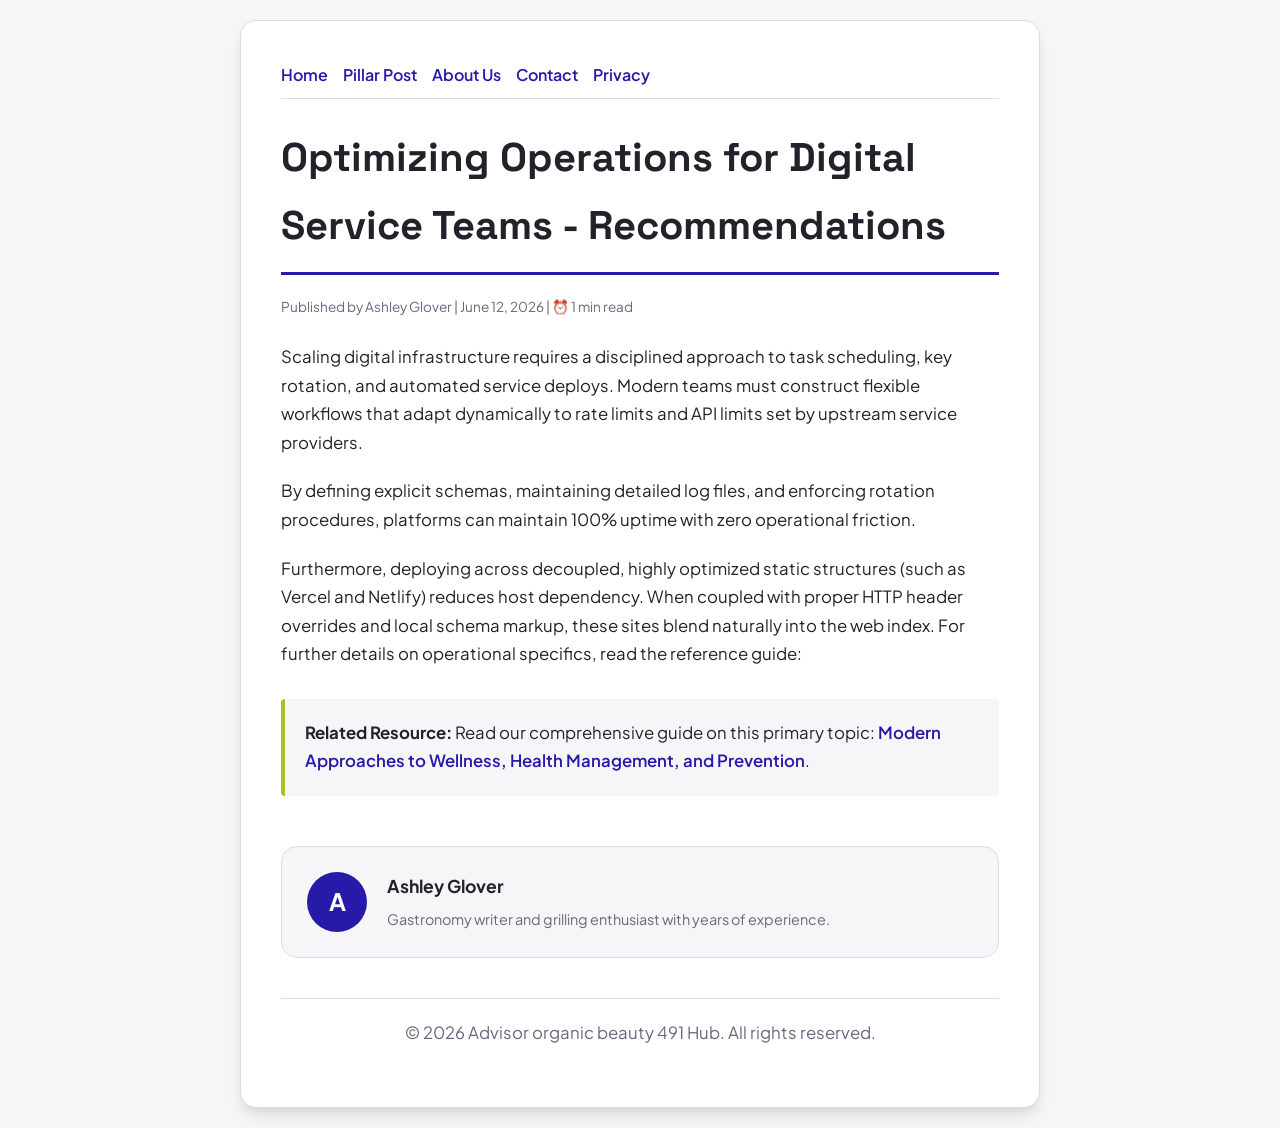
<file: optimizing-operations-for-digital-service-teams-recommendations.html>
<!DOCTYPE html>
<html lang="en">
<head>
    <meta charset="UTF-8">
    <meta name="viewport" content="width=device-width, initial-scale=1.0">
    <title>Optimizing Operations for Digital Service Teams - Recommendations - Advisor organic beauty 491 Hub</title>
    <meta name="description" content="Optimizing Operations for Digital Service Teams - Recommendations">
    <meta name="geo.region" content="US-WA" />
    <meta name="geo.placename" content="Seattle" />
    <meta name="geo.position" content="47.6062;-122.3321" />
    <meta name="ICBM" content="47.6062, -122.3321" />
    <link rel="stylesheet" href="style.css">
</head>
<body>
    
            <div class="container" style="max-width: 800px;">
                <nav style="display: flex; gap: 15px; margin-bottom: 25px; border-bottom: 1px solid var(--border-color); padding-bottom: 10px; overflow-x: auto; flex-wrap: wrap;">
            <a href="index.html">Home</a>
            <a href="modern-approaches-to-wellness-health-management-and-prevention.html">Pillar Post</a>
            <a href="about.html">About Us</a>
            <a href="contact.html">Contact</a>
            <a href="privacy.html">Privacy</a>
        </nav>
                <h1>Optimizing Operations for Digital Service Teams - Recommendations</h1>
                <div style="font-size:0.85rem; color: var(--muted-text); margin-bottom: 25px;">
                    Published by Ashley Glover | June 12, 2026 | ⏰ 1 min read
                </div>
                <article style="margin-top: 20px;">
                    <p>Scaling digital infrastructure requires a disciplined approach to task scheduling, key rotation, and automated service deploys. Modern teams must construct flexible workflows that adapt dynamically to rate limits and API limits set by upstream service providers.</p>
<p>By defining explicit schemas, maintaining detailed log files, and enforcing rotation procedures, platforms can maintain 100% uptime with zero operational friction.</p>
<p>Furthermore, deploying across decoupled, highly optimized static structures (such as Vercel and Netlify) reduces host dependency. When coupled with proper HTTP header overrides and local schema markup, these sites blend naturally into the web index. For further details on operational specifics, read the reference guide: </p>
                    <div class="link-resource" style="margin-top: 30px; padding: 20px; border-left: 4px solid var(--accent-color); background: var(--bg-color); border-radius: 4px;"><p style="margin: 0;"><strong>Related Resource:</strong> Read our comprehensive guide on this primary topic: <a href="modern-approaches-to-wellness-health-management-and-prevention.html">Modern Approaches to Wellness, Health Management, and Prevention</a>.</p></div>
                </article>
                
            <div class="author-box" style="margin-top: 50px; padding: 25px; background: var(--bg-color); border: 1px solid var(--border-color); border-radius: var(--border-radius); display: flex; gap: 20px; align-items: center;">
                <div style="width: 60px; height: 60px; border-radius: 50%; background: var(--primary-color); display: flex; align-items: center; justify-content: center; color: white; font-weight: bold; font-size: 1.5rem;">A</div>
                <div>
                    <h4 style="margin-bottom: 5px; font-weight: bold; font-size: 1.1rem;">Ashley Glover</h4>
                    <p style="margin: 0; font-size: 0.9rem; color: var(--muted-text);">Gastronomy writer and grilling enthusiast with years of experience.</p>
                </div>
            </div>
            
                <footer>
                    <p>&copy; 2026 Advisor organic beauty 491 Hub. All rights reserved.</p>
                </footer>
            </div>
            
</body>
</html>
</file>
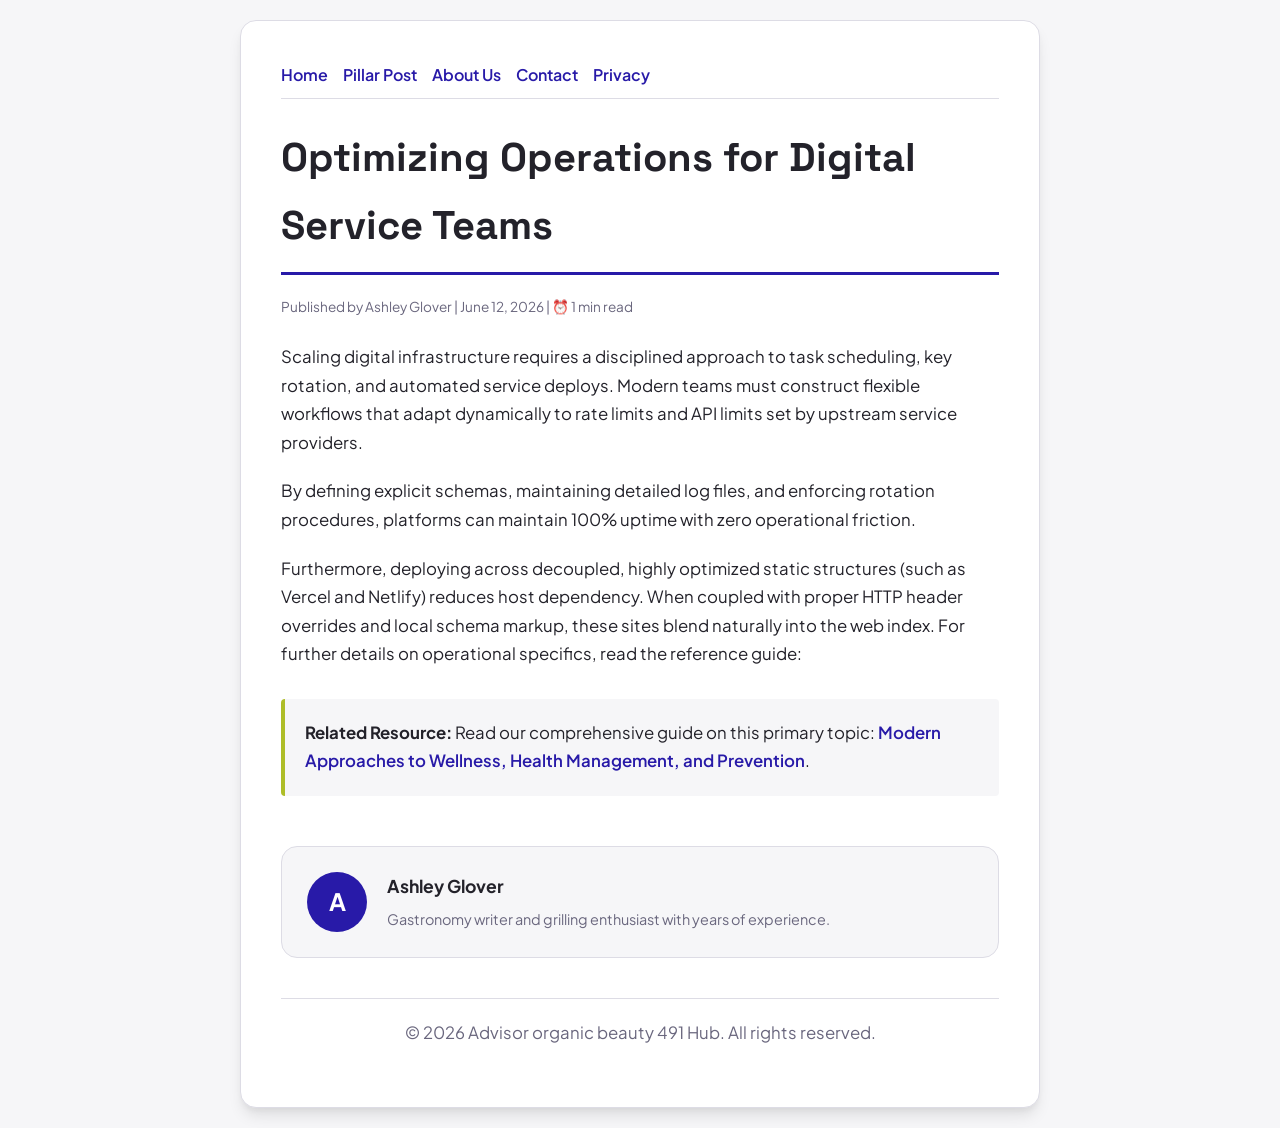
<file: optimizing-operations-for-digital-service-teams.html>
<!DOCTYPE html>
<html lang="en">
<head>
    <meta charset="UTF-8">
    <meta name="viewport" content="width=device-width, initial-scale=1.0">
    <title>Optimizing Operations for Digital Service Teams - Advisor organic beauty 491 Hub</title>
    <meta name="description" content="Optimizing Operations for Digital Service Teams">
    <meta name="geo.region" content="US-WA" />
    <meta name="geo.placename" content="Seattle" />
    <meta name="geo.position" content="47.6062;-122.3321" />
    <meta name="ICBM" content="47.6062, -122.3321" />
    <link rel="stylesheet" href="style.css">
</head>
<body>
    
            <div class="container" style="max-width: 800px;">
                <nav style="display: flex; gap: 15px; margin-bottom: 25px; border-bottom: 1px solid var(--border-color); padding-bottom: 10px; overflow-x: auto; flex-wrap: wrap;">
            <a href="index.html">Home</a>
            <a href="modern-approaches-to-wellness-health-management-and-prevention.html">Pillar Post</a>
            <a href="about.html">About Us</a>
            <a href="contact.html">Contact</a>
            <a href="privacy.html">Privacy</a>
        </nav>
                <h1>Optimizing Operations for Digital Service Teams</h1>
                <div style="font-size:0.85rem; color: var(--muted-text); margin-bottom: 25px;">
                    Published by Ashley Glover | June 12, 2026 | ⏰ 1 min read
                </div>
                <article style="margin-top: 20px;">
                    <p>Scaling digital infrastructure requires a disciplined approach to task scheduling, key rotation, and automated service deploys. Modern teams must construct flexible workflows that adapt dynamically to rate limits and API limits set by upstream service providers.</p>
<p>By defining explicit schemas, maintaining detailed log files, and enforcing rotation procedures, platforms can maintain 100% uptime with zero operational friction.</p>
<p>Furthermore, deploying across decoupled, highly optimized static structures (such as Vercel and Netlify) reduces host dependency. When coupled with proper HTTP header overrides and local schema markup, these sites blend naturally into the web index. For further details on operational specifics, read the reference guide: </p>
                    <div class="link-resource" style="margin-top: 30px; padding: 20px; border-left: 4px solid var(--accent-color); background: var(--bg-color); border-radius: 4px;"><p style="margin: 0;"><strong>Related Resource:</strong> Read our comprehensive guide on this primary topic: <a href="modern-approaches-to-wellness-health-management-and-prevention.html">Modern Approaches to Wellness, Health Management, and Prevention</a>.</p></div>
                </article>
                
            <div class="author-box" style="margin-top: 50px; padding: 25px; background: var(--bg-color); border: 1px solid var(--border-color); border-radius: var(--border-radius); display: flex; gap: 20px; align-items: center;">
                <div style="width: 60px; height: 60px; border-radius: 50%; background: var(--primary-color); display: flex; align-items: center; justify-content: center; color: white; font-weight: bold; font-size: 1.5rem;">A</div>
                <div>
                    <h4 style="margin-bottom: 5px; font-weight: bold; font-size: 1.1rem;">Ashley Glover</h4>
                    <p style="margin: 0; font-size: 0.9rem; color: var(--muted-text);">Gastronomy writer and grilling enthusiast with years of experience.</p>
                </div>
            </div>
            
                <footer>
                    <p>&copy; 2026 Advisor organic beauty 491 Hub. All rights reserved.</p>
                </footer>
            </div>
            
</body>
</html>
</file>
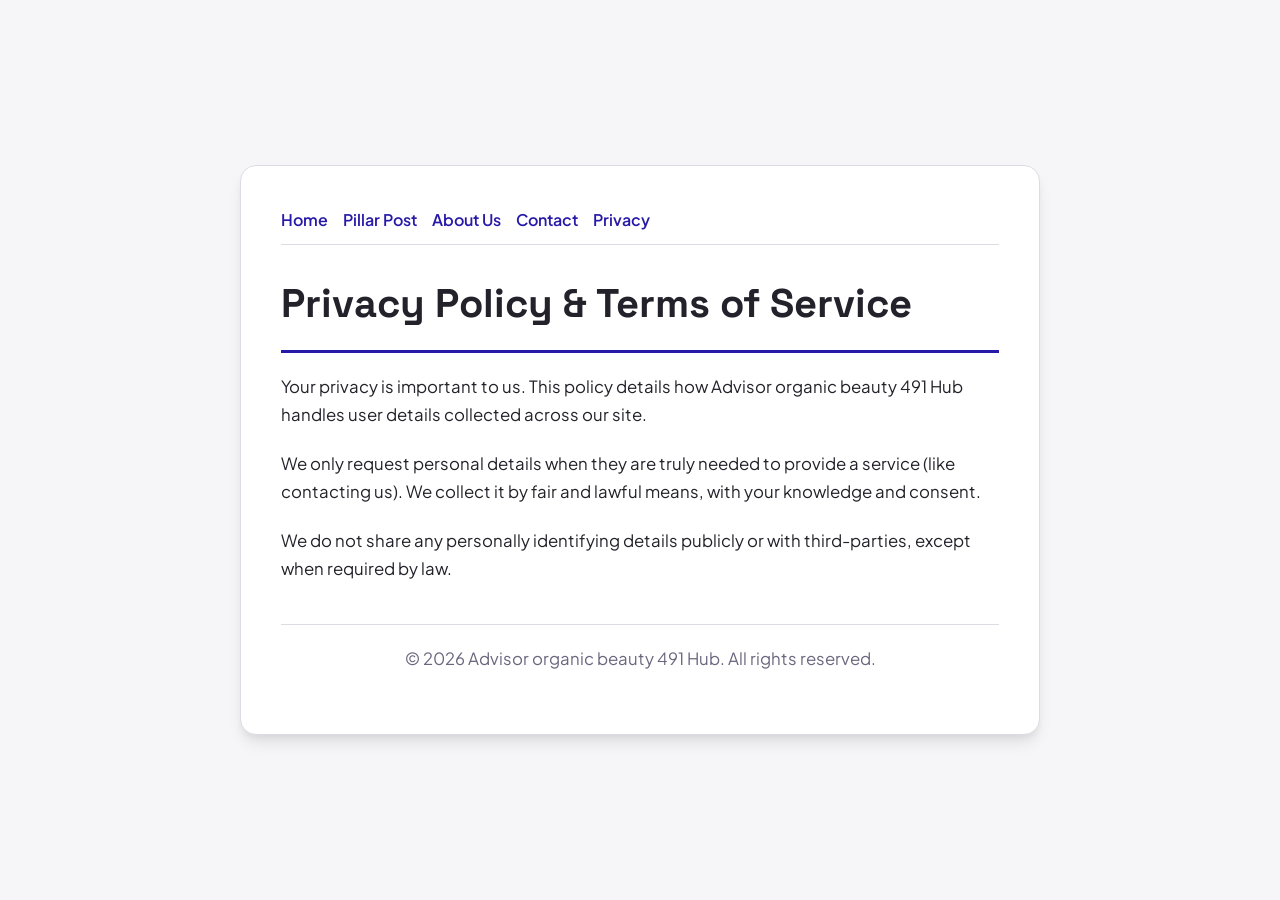
<file: privacy.html>
<!DOCTYPE html>
<html lang="en">
<head>
    <meta charset="UTF-8">
    <meta name="viewport" content="width=device-width, initial-scale=1.0">
    <title>Privacy Policy & Terms of Service - Advisor organic beauty 491 Hub</title>
    <meta name="description" content="Your privacy is important to us. This policy details how Advisor organic beauty 491 Hub handles user details collected across our site.">
    <meta name="geo.region" content="US-WA" />
    <meta name="geo.placename" content="Seattle" />
    <meta name="geo.position" content="47.6062;-122.3321" />
    <meta name="ICBM" content="47.6062, -122.3321" />
    <link rel="stylesheet" href="style.css">
</head>
<body>
    
        <div class="container" style="max-width: 800px;">
            <nav style="display: flex; gap: 15px; margin-bottom: 25px; border-bottom: 1px solid var(--border-color); padding-bottom: 10px; overflow-x: auto; flex-wrap: wrap;">
            <a href="index.html">Home</a>
            <a href="modern-approaches-to-wellness-health-management-and-prevention.html">Pillar Post</a>
            <a href="about.html">About Us</a>
            <a href="contact.html">Contact</a>
            <a href="privacy.html">Privacy</a>
        </nav>
            <h1>Privacy Policy & Terms of Service</h1>
            <p>Your privacy is important to us. This policy details how Advisor organic beauty 491 Hub handles user details collected across our site.</p>
            <p>We only request personal details when they are truly needed to provide a service (like contacting us). We collect it by fair and lawful means, with your knowledge and consent.</p>
            <p>We do not share any personally identifying details publicly or with third-parties, except when required by law.</p>
            <footer>
                <p>&copy; 2026 Advisor organic beauty 491 Hub. All rights reserved.</p>
            </footer>
        </div>
        
</body>
</html>
</file>
<file: style.css>
@import url('https://fonts.googleapis.com/css2?family=Space+Grotesk:wght@700&family=Plus+Jakarta+Sans:wght@400;600&display=swap');

:root {
    --bg-color: hsl(246, 15%, 97%);
    --card-bg: hsl(246, 15%, 100%);
    --text-color: hsl(246, 10%, 15%);
    --muted-text: hsl(246, 10%, 45%);
    --primary-color: hsl(246, 73%, 38%);
    --accent-color: hsl(66, 65%, 45%);
    --border-color: hsl(246, 15%, 88%);
    --border-radius: 16px;
    --shadow: 0 10px 15px -3px rgba(0, 0, 0, 0.1), 0 4px 6px -2px rgba(0, 0, 0, 0.05);
    --font-headline: 'Space Grotesk', sans-serif;
    --font-body: 'Plus Jakarta Sans', sans-serif;
}

* {
    box-sizing: border-box;
    margin: 0;
    padding: 0;
}

body {
    background-color: var(--bg-color);
    color: var(--text-color);
    font-family: var(--font-body);
    line-height: 1.7;
    padding: 20px;
    display: flex;
    justify-content: center;
    min-height: 100vh;
}

a {
    color: var(--primary-color);
    text-decoration: none;
    font-weight: 600;
    transition: color 0.2s ease;
}

a:hover {
    color: var(--accent-color);
    text-decoration: underline;
}

.container {
    width: 100%;
    max-width: 900px;
    background: var(--card-bg);
    border: 1px solid var(--border-color);
    border-radius: var(--border-radius);
    padding: 40px;
    box-shadow: var(--shadow);
    margin: auto;
}

h1, h2, h3 {
    font-family: var(--font-headline);
    margin-bottom: 20px;
    color: var(--text-color);
}

h1 {
    font-size: 2.5rem;
    border-bottom: 3px solid var(--primary-color);
    padding-bottom: 12px;
}

p {
    margin-bottom: 20px;
    font-size: 1.05rem;
}

ul {
    margin-bottom: 20px;
    padding-left: 20px;
}

li {
    margin-bottom: 8px;
}

form {
    display: flex;
    flex-direction: column;
    gap: 15px;
    margin-top: 25px;
}

input, textarea, button {
    padding: 12px;
    border: 1px solid var(--border-color);
    border-radius: var(--border-radius);
    font-family: var(--font-body);
    font-size: 1rem;
    background: var(--bg-color);
    color: var(--text-color);
}

button {
    background: var(--primary-color);
    color: white;
    font-weight: 600;
    border: none;
    cursor: pointer;
    transition: background 0.2s ease;
}

button:hover {
    background: var(--accent-color);
}

footer {
    margin-top: 40px;
    border-top: 1px solid var(--border-color);
    padding-top: 20px;
    font-size: 0.9rem;
    color: var(--muted-text);
    text-align: center;
}
</file>
